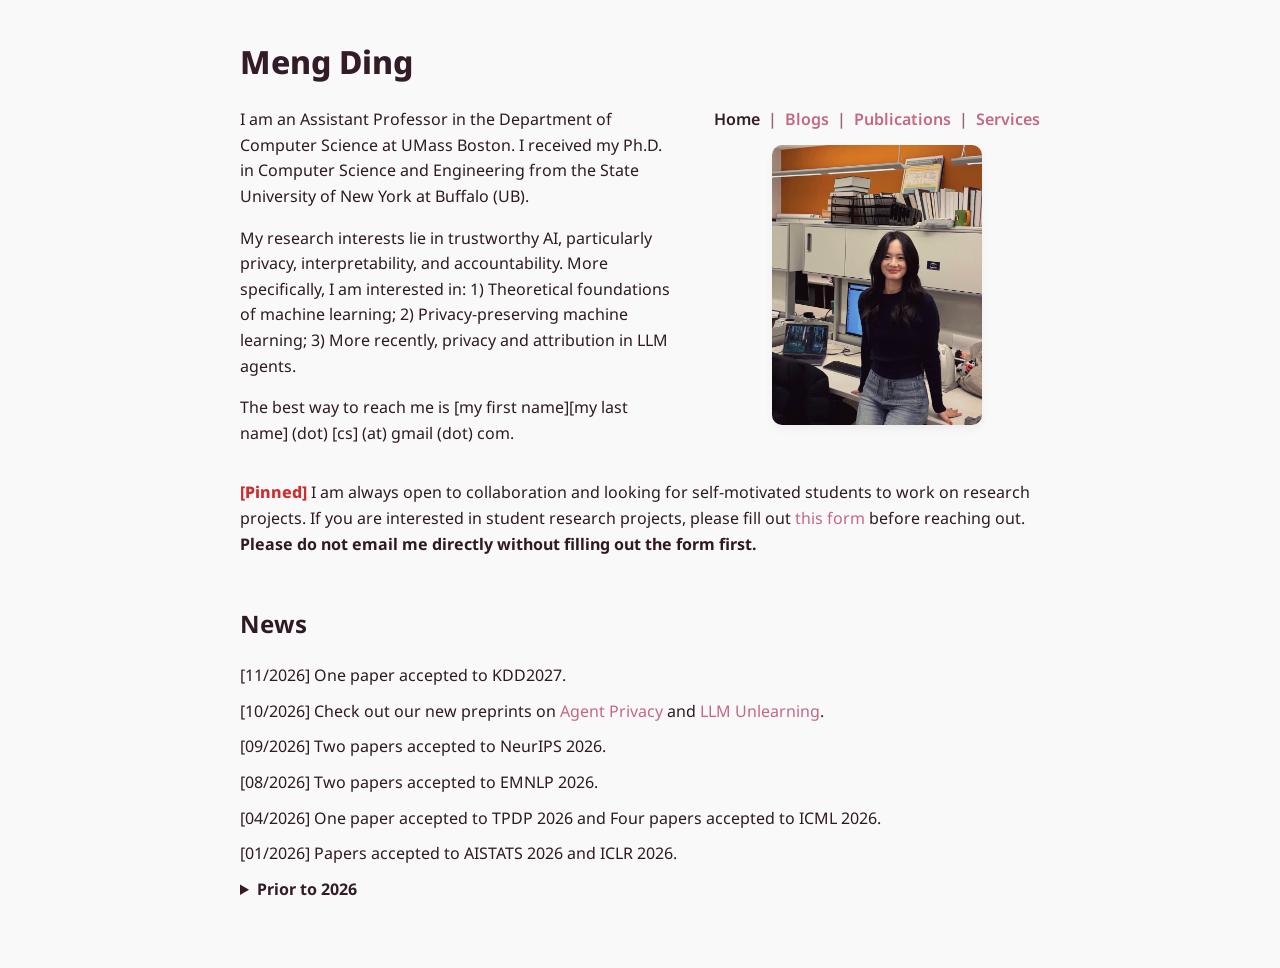
<file: index.html>
<!DOCTYPE HTML>
<html lang="en">

<head>
  <title>Meng Ding</title>

  <meta charset="utf-8">
  <meta name="viewport" content="width=device-width, initial-scale=1.0">
  <meta http-equiv="Content-Type" content="text/html; charset=us-ascii">
  <meta name="color-scheme" content="dark light">
  <meta name="theme-color" content="#FFFFFF" media="(prefers-color-scheme: light)">
  <meta name="theme-color" content="#121212" media="(prefers-color-scheme: dark)">

  <link rel="preconnect" href="https://fonts.googleapis.com">
  <link rel="preconnect" href="https://fonts.gstatic.com" crossorigin>
  <link href="https://fonts.googleapis.com/css2?family=Noto+Sans:ital,wght@0,100..900;1,100..900&display=swap"
    rel="stylesheet">

  <link rel="stylesheet" type="text/css" href="myweb.css">

  <link rel="icon" type="image/png" href="images/caticon.png">
</head>

<body class="home-page">
  <div class="section section-hero">
    <div id="bio" class="bio-container">
      <div class="name-header">
        <h1>Meng Ding</h1>
        <div class="globe-widget">
          <script type="text/javascript" id="clstr_globe" src="//clustrmaps.com/globe.js?d=vSPFzfWm34pUkVREShC02uVFvuVjE_61uGArD9vSXBY"></script>
        </div>
      </div>

      <div class="bio-content">
        <div class="biotext">
          <p>
            I am an Assistant Professor in the Department of Computer Science at UMass Boston.
            I received my Ph.D. in Computer Science and Engineering from the
            State University of New York at Buffalo (UB). 
          </p>
          <p>
            My research interests lie in trustworthy AI, particularly privacy, interpretability, and accountability. More specifically, I am interested in: 1) Theoretical foundations of machine learning; 2) Privacy-preserving machine learning; 3) More recently, privacy and attribution in LLM agents.          </p>
          <p>
            The best way to reach me is [my first name][my last name] (dot) [cs] (at) gmail (dot) com.
          </p>
        </div>

        <div class="bioimage">
          <nav class="profile-nav" aria-label="Primary">
            <a class="profile-nav-link active" href="index.html">Home</a>
            <span class="profile-nav-separator" aria-hidden="true">|</span>
            <a class="profile-nav-link" href="blogs.html">Blogs</a>
            <span class="profile-nav-separator" aria-hidden="true">|</span>
            <a class="profile-nav-link" href="publications.html">Publications</a>
            <span class="profile-nav-separator" aria-hidden="true">|</span>
            <a class="profile-nav-link" href="services.html">Services</a>
          </nav>
          <img src="images/meee.jpg" alt="Portrait of Meng Ding">
        </div>
      </div>
    </div>
  </div>

  <p class="pinned-note">
    <span class="pin-highlight">[Pinned]</span>
    I am always open to collaboration and looking for self-motivated students to work on research projects.
    If you are interested in student research projects, please fill out
    <a href="https://docs.google.com/forms/d/e/1FAIpQLSeJq5s0k9hq4JVzcSncTThK8tnairlgNBtb4XJMPyuEA-nZ8g/viewform?usp=dialog">this form</a>
    before reaching out.
    <strong>Please do not email me directly without filling out the form first.</strong>
  </p>

  <div class="section">
    <h2>News</h2>
    <div class="content">
      <ul class="news-list">
        <li>[11/2026] One paper accepted to KDD2027.</li>
        <li>[10/2026] Check out our new preprints on
        <a href="https://arxiv.org/abs/2610.24359" target="_blank">Agent Privacy</a>
        and
        <a href="https://arxiv.org/abs/2610.21230" target="_blank">LLM Unlearning</a>.
        </li>
        <li>[09/2026] Two papers accepted to NeurIPS 2026.</li>
        <li>[08/2026] Two papers accepted to EMNLP 2026.</li>
        <li>[04/2026] One paper accepted to TPDP 2026 and Four papers accepted to ICML 2026.</li>
        <li>[01/2026] Papers accepted to AISTATS 2026 and ICLR 2026.</li>
        <details>
        <summary><strong>Prior to 2026</strong></summary>
        <ul>
          <li>[10/2025] One paper accepted to TMLR 2025.</li>
          <li>[07/2025] One paper accepted to CoLM 2025.</li>
          <li>[05/2025] One paper accepted to UAI 2025.</li>
          <li>[04/2025] One paper accepted to TPDP 2025.</li>
          <li>[01/2025] One paper accepted to ICLR 2025.</li>
          <li>[12/2024] One paper accepted to AAAI 2025.</li>
          <li>[10/2024] One paper accepted to Neurocomputing.</li>
          <li>[09/2024] Two papers accepted to NeurIPS 2024.</li>
          <li>[05/2024] One paper accepted to ICML 2024.</li>
          <li>[01/2024] One paper accepted to ICLR 2024.</li>
        </ul>
      </details>
      </ul>
    </div>
  </div>
</body>

</html>
</file>
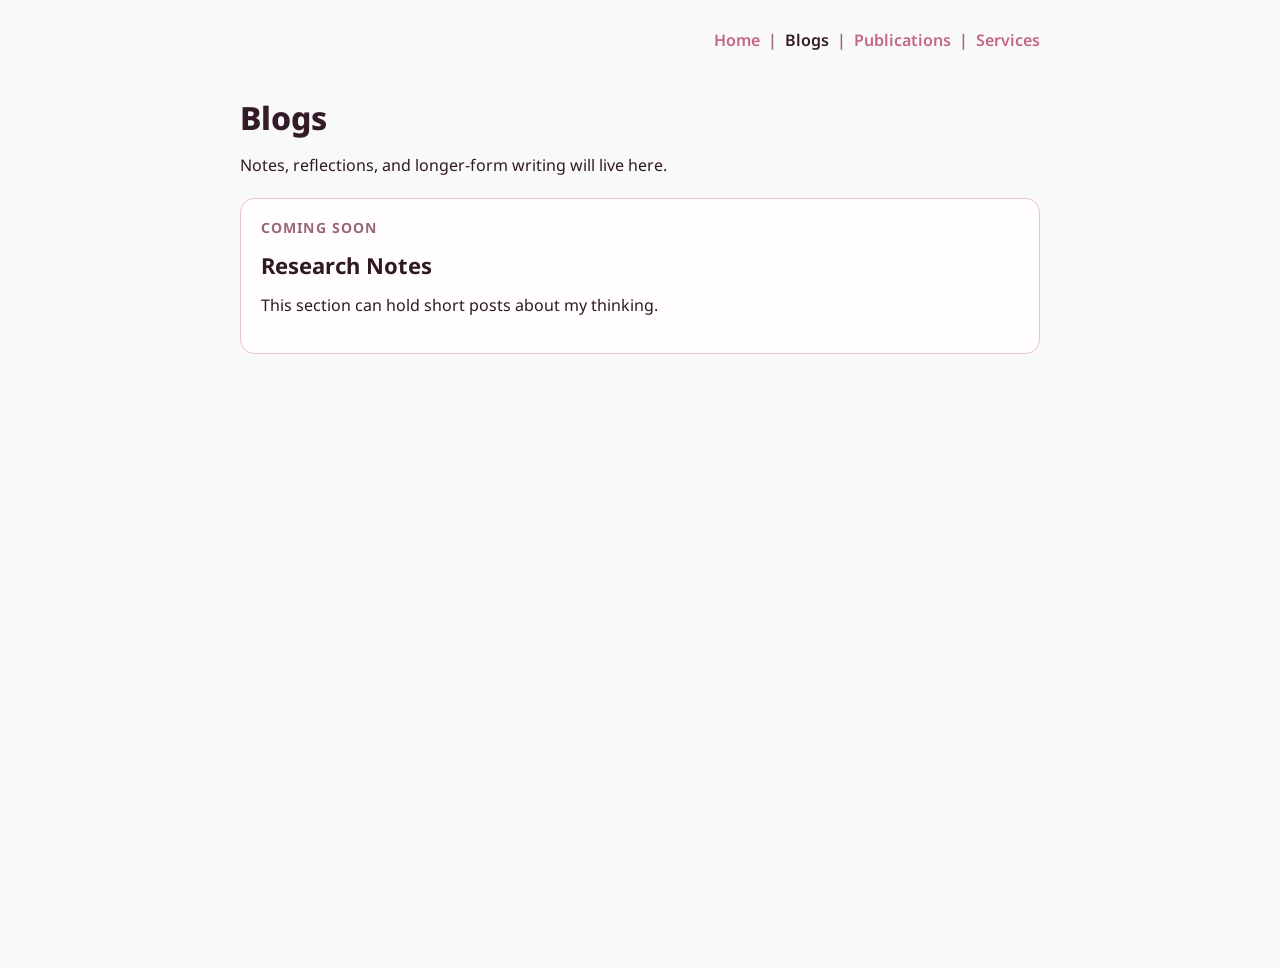
<file: blogs.html>
<!DOCTYPE HTML>
<html lang="en">

<head>
  <title>Meng Ding - Blogs</title>

  <meta charset="utf-8">
  <meta name="viewport" content="width=device-width, initial-scale=1.0">
  <meta http-equiv="Content-Type" content="text/html; charset=us-ascii">
  <meta name="color-scheme" content="dark light">
  <meta name="theme-color" content="#FFFFFF" media="(prefers-color-scheme: light)">
  <meta name="theme-color" content="#121212" media="(prefers-color-scheme: dark)">

  <link rel="preconnect" href="https://fonts.googleapis.com">
  <link rel="preconnect" href="https://fonts.gstatic.com" crossorigin>
  <link href="https://fonts.googleapis.com/css2?family=Noto+Sans:ital,wght@0,100..900;1,100..900&display=swap"
    rel="stylesheet">

  <link rel="stylesheet" type="text/css" href="myweb.css">

  <link rel="icon" type="image/png" href="images/caticon.png">
</head>

<body>
  <header class="site-nav">
    <nav class="nav-links" aria-label="Primary">
      <a class="nav-link" href="index.html">Home</a>
      <span class="nav-separator" aria-hidden="true">|</span>
      <a class="nav-link active" href="blogs.html">Blogs</a>
      <span class="nav-separator" aria-hidden="true">|</span>
      <a class="nav-link" href="publications.html">Publications</a>
      <span class="nav-separator" aria-hidden="true">|</span>
      <a class="nav-link" href="services.html">Services</a>
    </nav>
  </header>

  <div class="section page-intro">
    <h1>Blogs</h1>
    <p>Notes, reflections, and longer-form writing will live here.</p>
  </div>

  <div class="section">
    <div class="content card-list">
      <article class="content-card">
        <p class="card-meta">Coming Soon</p>
        <h2 class="card-title">Research Notes</h2>
        <p>This section can hold short posts about my thinking.</p>
      </article>
    </div>
  </div>
</body>

</html>
</file>
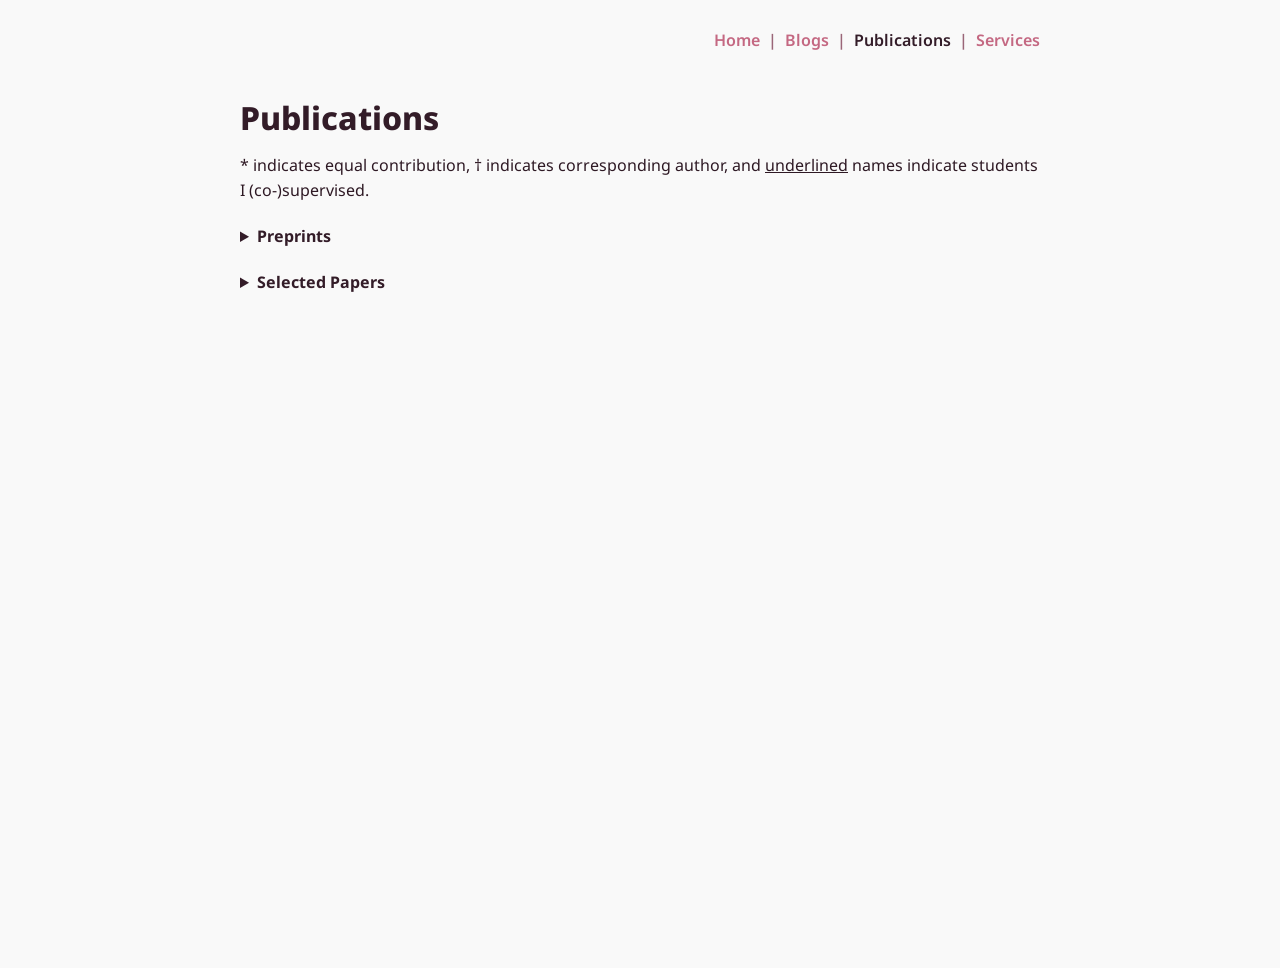
<file: publications.html>
<!DOCTYPE HTML>
<html lang="en">

<head>
  <title>Meng Ding - Publications</title>

  <meta charset="utf-8">
  <meta name="viewport" content="width=device-width, initial-scale=1.0">
  <meta http-equiv="Content-Type" content="text/html; charset=us-ascii">
  <meta name="color-scheme" content="dark light">
  <meta name="theme-color" content="#FFFFFF" media="(prefers-color-scheme: light)">
  <meta name="theme-color" content="#121212" media="(prefers-color-scheme: dark)">

  <link rel="preconnect" href="https://fonts.googleapis.com">
  <link rel="preconnect" href="https://fonts.gstatic.com" crossorigin>
  <link href="https://fonts.googleapis.com/css2?family=Noto+Sans:ital,wght@0,100..900;1,100..900&display=swap"
    rel="stylesheet">

  <link rel="stylesheet" type="text/css" href="myweb.css">

  <link rel="icon" type="image/png" href="images/caticon.png">
</head>

<body>
  <header class="site-nav">
    <nav class="nav-links" aria-label="Primary">
      <a class="nav-link" href="index.html">Home</a>
      <span class="nav-separator" aria-hidden="true">|</span>
      <a class="nav-link" href="blogs.html">Blogs</a>
      <span class="nav-separator" aria-hidden="true">|</span>
      <a class="nav-link active" href="publications.html">Publications</a>
      <span class="nav-separator" aria-hidden="true">|</span>
      <a class="nav-link" href="services.html">Services</a>
    </nav>
  </header>

  <div class="section page-intro">
    <h1>Publications</h1>
    <p>* indicates equal contribution, &dagger; indicates corresponding author, and <u>underlined</u> names indicate students I (co-)supervised.</p>
  </div>

  <div class="section">
    <details>
      <summary><span>Preprints</span></summary>
      <div class="content">
        <ul>
          <li>
            <p>
              <br>
              <span class="author">One day.</span>
              <br>
            </p>
          </li>
          <li>
            <p><a href="https://arxiv.org/abs/2602.00329"><span class="paper">In-Run Data Shapley for Adam Optimizer</span></a>
              <br>
              <span class="author"><span class="me">Meng Ding*</span>,  <u>Zeqing Zhang*</u>, Di Wang, Lijie Hu.</span>
              <br>
            </p>
          </li>
          <li>
            <p><a href="https://arxiv.org/pdf/2602.03872"><span class="paper">Understanding the Impact of Differentially Private Training on Memorization of Long-Tailed Data</span></a>
              <br>
              <span class="author">Jiaming Zhang*, <u>Huanyi Xie</u>*, <span class="me">Meng Ding</span>, Shaopeng Fu, Jinyan Liu, Di Wang.</span>
              <br>
              <span class="venue">ICLR 2026 DATA-FM Workshop;</span>
            </p>
          </li>
        </ul>
      </div>
    </details>
  </div>

  <div class="section">
    <details>
      <summary><span>Selected Papers</span></summary>
      <div class="content">
        <ul>
          <li>
            <p>
              <a href=""><span class="paper">MOSAIC: Scaling Long-Horizon Language Agents via Multi-Scale Adaptive Inference Control</span></a>
              <br>
              <span class="author">Bowei He, <span class="me">Meng Ding</span>, Weixu Zhang, Xunzhuo Liu, Huamin Chen, Xue Liu.</span>
              <br>
              <span class="venue">NeurIPS 2026.</span>
            </p>
          </li>
          <li>
            <p><a href=""><span class="paper">Differentially Private Sparse Reward Estimation with Preference Feedback</span></a>
              <br>
              <span class="author"><span class="me">Meng Ding</span>, Mingxi Lei, Jie Zhang, Jinyan Liu, Di Wang.</span>
              <br>
              <span class="venue">NeurIPS 2026; Short version accepted to TPDP 2026;</span>
            </p>
        </li>
          <li>
            <p><a href="https://arxiv.org/abs/2506.00759"><span class="paper">Understanding and Mitigating Cross-lingual Privacy Leakage via Language-specific and Universal Privacy Neurons</span></a>
              <br>
              <span class="author">Wenshuo Dong, Qingsong Yang, Shu Yang, Lijie Hu, <span class="me">Meng Ding</span>, Wanyu Lin, Tianhang Zheng, Di Wang.</span>
              <br>
              <span class="venue">EMNLP 2026 Main Conference;</span>
            </p>
          </li>
          <li>
            <p><span class="paper">SCAFFOLD: Self-Improving Web Agents via Recursive Parametric Skill Abstraction</span>
              <br>
              <span class="author">Bowei He, Xiaokun Zhang, <span class="me">Meng Ding</span>, Xue Liu.</span>
              <br>
              <span class="venue">EMNLP 2026 Findings;</span>
            </p>
          </li>
          <li>
            <p><a href="https://openreview.net/forum?id=9aWJ3xIR6s&referrer=%5BAuthor%20Console%5D(%2Fgroup%3Fid%3DICLR.cc%2F2026%2FWorkshop%2FDATA-FM%2FAuthors%23your-submissions)"><span class="paper">Benign Overfitting in Adversarial Training for Vision Transformers</span></a>
              <br>
              <span class="author"> Jiaming Zhang, <span class="me">Meng Ding</span>, Shaopeng Fu, Jingfeng Zhang, Di Wang.</span>
              <br>
              <span class="venue">ICML2026, ICLR 2026 DATA-FM Workshop;</span>
            </p>
          </li>
          <li>
            <p><a href=""><span class="paper">Understanding Generalization and Forgetting in In-Context Continual Learning</span></a>
              <br>
              <span class="author">Guangyu Li, <span class="me">Meng Ding</span>, Lijie Hu.</span>
              <br>
              <span class="venue">ICML 2026;</span>
            </p>
          </li>
          <li>
            <p><a href=""><span class="paper"> Differentially Private Non-convex Distributionally Robust Optimization</span></a>
              <br>
              <span class="author">Difei Xu, Youming Tao, <span class="me">Meng Ding</span>, Chenglin Fan, Di Wang.</span>
              <br>
              <span class="venue">ICML 2026;</span>
            </p>
        </li>
          <li>
            <p><a href=""><span class="paper">Understanding Private Learning From Feature Perspective</span></a>
              <br>
              <span class="author"><span class="me">Meng Ding</span>, Mingxi Lei, Shaopeng Fu, Shaowei Wang, Di Wang, Jinhui Xu.</span>
              <br>
              <span class="venue">ICML 2026, short version accepted to TPDP 2025;</span>
            </p>
        </li>
          <li>
            <p><a href="https://arxiv.org/abs/2506.00759"><span class="paper">Black-box Optimization of LLM Outputs by Asking for Directions</span></a>
              <br>
              <span class="author">Jie Zhang, <span class="me">Meng Ding</span>, Yang Liu, Jue Hong, Florian Tramèr.</span>
              <br>
              <span class="venue">ICLR Trustworthy AI workshop 2026, <span style="color: red;">Oral</span>;</span>
            </p>
          </li>
          <li>
            <p><a href="https://arxiv.org/abs/2501.15963"><span class="paper">Evaluating Data Influence in Meta Learning</span></a>
              <br>
              <span class="author">Chenyang Ren, Huanyi Xie, Shu Yang, <span class="me">Meng Ding</span>, Lijie Hu, Di Wang.</span>
              <br>
              <span class="venue">ICLR 2026;</span>
            </p>
          </li>
          <li>
            <p><a href=""><span class="paper">Provable Effects of Data Replay in Continual Learning: A Feature Learning Perspective</span></a>
              <br>
              <span class="author"><span class="me">Meng Ding</span>, Jinhui Xu, Kaiyi Ji.</span>
              <br>
              <span class="venue">AISTATS 2026;</span>
            </p>
          </li>
          <li>
            <p><a href="https://arxiv.org/abs/2410.03833"><span class="paper">Understanding Fine-tuning in Approximate Unlearning: A Theoretical Perspective</span></a>
              <br>
              <span class="author"><span class="me">Meng Ding</span>, Rohan Sharma, Changyou Chen, Jinhui Xu, Kaiyi Ji.</span>
              <br>
              <span class="venue">TMLR 2025;</span>
            </p>
          </li>
          <li>
            <p><a href="https://arxiv.org/abs/2502.17515"><span class="paper">Towards User-level Private Reinforcement Learning with Human Feedback</span></a>
              <br>
              <span class="author"><u>Jiaming Zhang</u>*, Mingxi Lei*, <span class="me">Meng Ding</span>, Mengdi Li, Zihang Xiang, Difei Xu, Jinhui Xu, Di Wang.</span>
              <br>
              <span class="venue">CoLM 2025;</span>
            </p>
          </li>
          <li>
            <p><a href="https://arxiv.org/abs/2503.06009"><span class="paper">Nearly Optimal Differentially Private ReLU Regression</span></a>
              <br>
              <span class="author"><span class="me">Meng Ding</span>, Mingxi Lei, Shaowei Wang, Tianhang Zheng, Di Wang, Jinhui Xu.</span>
              <br>
              <span class="venue">UAI 2025;</span>
            </p>
          </li>
          <li>
            <p><a href="https://openreview.net/forum?id=5sU32OCxgZ"><span class="paper">TTVD: Towards a Geometric Framework for Test-Time Adaptation Based on Voronoi Diagram.</span></a>
              <br>
              <span class="author">Mingxi Lei, Chunwei Ma, <span class="me">Meng Ding</span>, Yufan Zhou, Ziyun Huang, Jinhui Xu.</span>
              <br>
              <span class="venue">ICLR 2025;</span>
            </p>
          </li>
          <li>
            <p><a href=""><span class="paper">Improved Rates of Differentially Private Nonconvex-Strongly-Concave Minimax Optimization</span></a>
              <br>
              <span class="author"><u>Ruijia Zhang</u>*, Mingxi Lei*, <span class="me">Meng Ding</span>, Zihang Xiang, Jinhui Xu, Di Wang.</span>
              <br>
              <span class="venue">AAAI 2024;</span>
            </p>
          </li>
          <li>
            <p><a href="https://proceedings.neurips.cc/paper_files/paper/2024/file/6454dcd80b5373daaa97e53ce32c78a1-Paper-Conference.pdf"><span class="paper">Revisiting Differentially Private ReLU Regression</span></a>
              <br>
              <span class="author"><span class="me">Meng Ding</span>, Mingxi Lei, Liyang Zhu, Shaowei Wang, Di Wang, Jinhui Xu.</span>
              <br>
              <span class="venue">NeurIPS 2024;</span>
            </p>
          </li>
          <li>
            <p><a href="https://arxiv.org/abs/2410.13046"><span class="paper">Truthful High Dimensional Sparse Linear Regression</span></a>
              <br>
              <span class="author">Liyang Zhu, Amina Manseur, <span class="me">Meng Ding</span>, Jinyan Liu, Jinhui Xu, Di Wang.</span>
              <br>
              <span class="venue">NeurIPS 2024;</span>
            </p>
          </li>
          <li>
            <p><a href="https://arxiv.org/pdf/2405.17583"><span class="paper">Understanding Forgetting in Continual Learning with Linear Regression</span></a>
              <br>
              <span class="author"><span class="me">Meng Ding</span>, Kaiyi Ji, Di Wang, Jinhui Xu.</span>
              <br>
              <span class="venue">ICML 2024;</span>
            </p>
          </li>
          <li>
            <p><a href="https://arxiv.org/pdf/2310.07367.pdf"><span class="paper">Improved Analysis of Sparse Linear Regression in Local Differential Privacy Model</span></a>
              <br>
              <span class="author">Liyang Zhu*, <span class="me">Meng Ding*</span>, Jinhui Xu, Di Wang.</span>
              <br>
              <span class="venue">ICLR 2024;</span>
            </p>
          </li>
        </ul>
      </div>
    </details>
  </div>
</body>

</html>
</file>
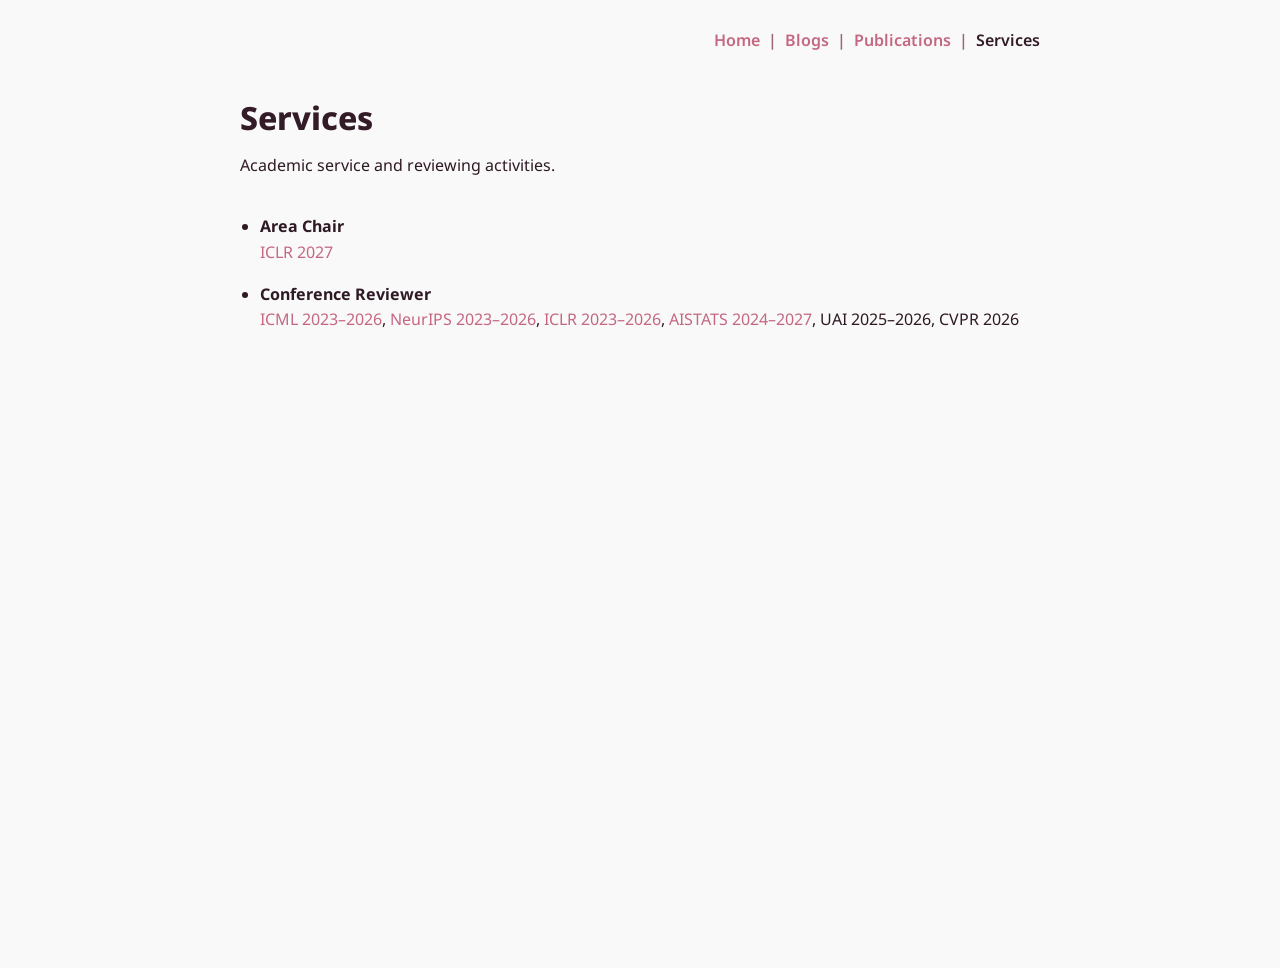
<file: services.html>
<!DOCTYPE HTML>
<html lang="en">

<head>
  <title>Meng Ding - Services</title>

  <meta charset="utf-8">
  <meta name="viewport" content="width=device-width, initial-scale=1.0">
  <meta http-equiv="Content-Type" content="text/html; charset=us-ascii">
  <meta name="color-scheme" content="dark light">
  <meta name="theme-color" content="#FFFFFF" media="(prefers-color-scheme: light)">
  <meta name="theme-color" content="#121212" media="(prefers-color-scheme: dark)">

  <link rel="preconnect" href="https://fonts.googleapis.com">
  <link rel="preconnect" href="https://fonts.gstatic.com" crossorigin>
  <link href="https://fonts.googleapis.com/css2?family=Noto+Sans:ital,wght@0,100..900;1,100..900&display=swap"
    rel="stylesheet">

  <link rel="stylesheet" type="text/css" href="myweb.css">

  <link rel="icon" type="image/png" href="images/caticon.png">
</head>

<body>
  <header class="site-nav">
    <nav class="nav-links" aria-label="Primary">
      <a class="nav-link" href="index.html">Home</a>
      <span class="nav-separator" aria-hidden="true">|</span>
      <a class="nav-link" href="blogs.html">Blogs</a>
      <span class="nav-separator" aria-hidden="true">|</span>
      <a class="nav-link" href="publications.html">Publications</a>
      <span class="nav-separator" aria-hidden="true">|</span>
      <a class="nav-link active" href="services.html">Services</a>
    </nav>
  </header>

  <div class="section page-intro">
    <h1>Services</h1>
    <div class="section-header-with-widget">
      <p>Academic service and reviewing activities.</p>
      <div class="mini-globe-widget">
        <script type="text/javascript" src="//clustrmaps.com/globe.js?d=vSPFzfWm34pUkVREShC02uVFvuVjE_61uGArD9vSXBY"></script>
      </div>
    </div>
  </div>

  <div class="section">
    <div class="content">
     <ul>
      <li>
        <p>
          <strong>Area Chair</strong><br>
          <a href="https://iclr.cc">ICLR 2027</a>
        </p>
      </li>

      <li>
        <p>
          <strong>Conference Reviewer</strong><br>
          <a href="https://icml.cc">ICML 2023–2026</a>,
          <a href="https://neurips.cc">NeurIPS 2023–2026</a>,
          <a href="https://iclr.cc">ICLR 2023–2026</a>,
          <a href="https://aistats.org">AISTATS 2024–2027</a>,
          UAI 2025–2026,
          CVPR 2026
        </p>
      </li>
    </ul>
    </div>
  </div>
</body>

</html>
</file>
<file: myweb.css>
body {
  min-height: 100vh;
  max-width: 800px;
  margin: auto;
  padding: 28px 20px 40px;
  line-height: 1.6;
  font-size: 16px;
  font-family: "Noto Sans", sans-serif;
  background-color: #f9f9f9;
  color: #2e1924;
}

a {
  color: #c46882;
  text-decoration: none !important;
  transition: all 0.3s ease;
}

a:hover {
  color: #f9f9f9;
  text-decoration: none !important;
  background-color: #c46882;
}

p {
  margin-top: 0;
}

ul {
  padding-left: 20px;
}

li {
  margin-bottom: 10px;
}

.site-nav {
  display: flex;
  justify-content: flex-end;
  margin-bottom: 28px;
}

.nav-links {
  display: flex;
  flex-wrap: wrap;
  gap: 0;
  align-items: center;
  justify-content: flex-end;
  padding: 0;
  font-weight: 600;
}

.nav-link {
  display: inline;
  padding: 0;
}

.nav-link.active {
  color: rgb(51, 28, 40);
}

.nav-separator {
  margin: 0 8px;
  color: #9a6678;
}

.section {
  padding: 10px 0;
  border-bottom: none;
}

.section-hero {
  padding-top: 8px;
}

.pinned-note {
  margin: 8px 0 18px;
  padding: 0;
}

.pin-text {
  margin-bottom: 0;
  color: #2e1924;
  font-weight: 400;
}

.news-list {
  margin: 0 0 14px;
  padding-left: 0;
  list-style: none;
}

.page-intro h1,
.name-header h1 {
  margin: 0;
  font-size: 32px;
  font-weight: 800;
  color: rgb(51, 28, 40);
}

.page-intro p {
  margin: 10px 0 0;
}

.bio-container {
  display: flex;
  flex-direction: column;
  width: 100%;
}

.name-header {
  display: flex;
  flex-direction: row;
  align-items: center;
  justify-content: flex-start;
  gap: 15px;
  margin-bottom: 20px;
}

.globe-widget {
  height: 1.2em;
  width: 1.2em;
  display: flex;
  align-items: center;
}

.mini-globe-widget {
  height: 20px;
  width: 20px;
  flex-shrink: 0;
}

.section-header-with-widget {
  display: flex;
  align-items: center;
  justify-content: space-between;
  gap: 16px;
}

.bio-content {
  display: flex;
  flex-direction: row;
  align-items: flex-start;
  gap: 40px;
  width: 100%;
}

.biotext {
  flex: 1;
}

.bioimage img {
  width: 210px;
  height: auto;
  border-radius: 10px;
  box-shadow: 0 4px 10px rgba(0, 0, 0, 0.05);
}

.bioimage {
  display: flex;
  flex-direction: column;
  align-items: center;
  gap: 12px;
}

.profile-nav {
  display: flex;
  flex-wrap: wrap;
  align-items: center;
  justify-content: center;
  gap: 0;
  font-weight: 600;
}

.profile-nav-link {
  color: #c46882;
}

.profile-nav-link.active {
  color: rgb(51, 28, 40);
}

.profile-nav-separator {
  margin: 0 8px;
  color: #9a6678;
}

details {
  padding: 0;
}

summary {
  cursor: pointer;
  font-weight: 700;
  color: rgb(51, 28, 40);
}

summary span {
  display: inline-block;
}

.home-page .section {
  border-bottom: none;
}

span.paper {
  font-weight: bold;
  color: rgb(51, 28, 40);
  text-decoration: none !important;
  border-bottom: none !important;
}

.pin-highlight {
  color: #cc2f2f; 
  font-weight: 800; 
}

span.me {
  font-weight: 800;
  color: rgb(37, 20, 29);
  text-decoration: none !important;
  border-bottom: none !important;
}

.card-list {
  display: grid;
  gap: 18px;
}

.content-card {
  padding: 18px 20px;
  border: 1px solid #e9c2cd;
  border-radius: 14px;
  background-color: #fffdfd;
}

.card-meta {
  margin-bottom: 8px;
  color: #9a6678;
  font-size: 14px;
  font-weight: 700;
  text-transform: uppercase;
  letter-spacing: 0.08em;
}

.card-title {
  margin: 0 0 10px;
  font-size: 22px;
}

@media screen and (max-width: 600px) {
  body {
    padding: 20px 16px 32px;
  }

  .site-nav {
    justify-content: center;
  }

  .nav-links {
    justify-content: center;
  }

  .bio-content {
    flex-direction: column-reverse;
    align-items: center;
    gap: 20px;
  }

  .bioimage img {
    width: 176px;
    margin-bottom: 8px;
  }

  .section-header-with-widget {
    align-items: flex-start;
  }
}
</file>
